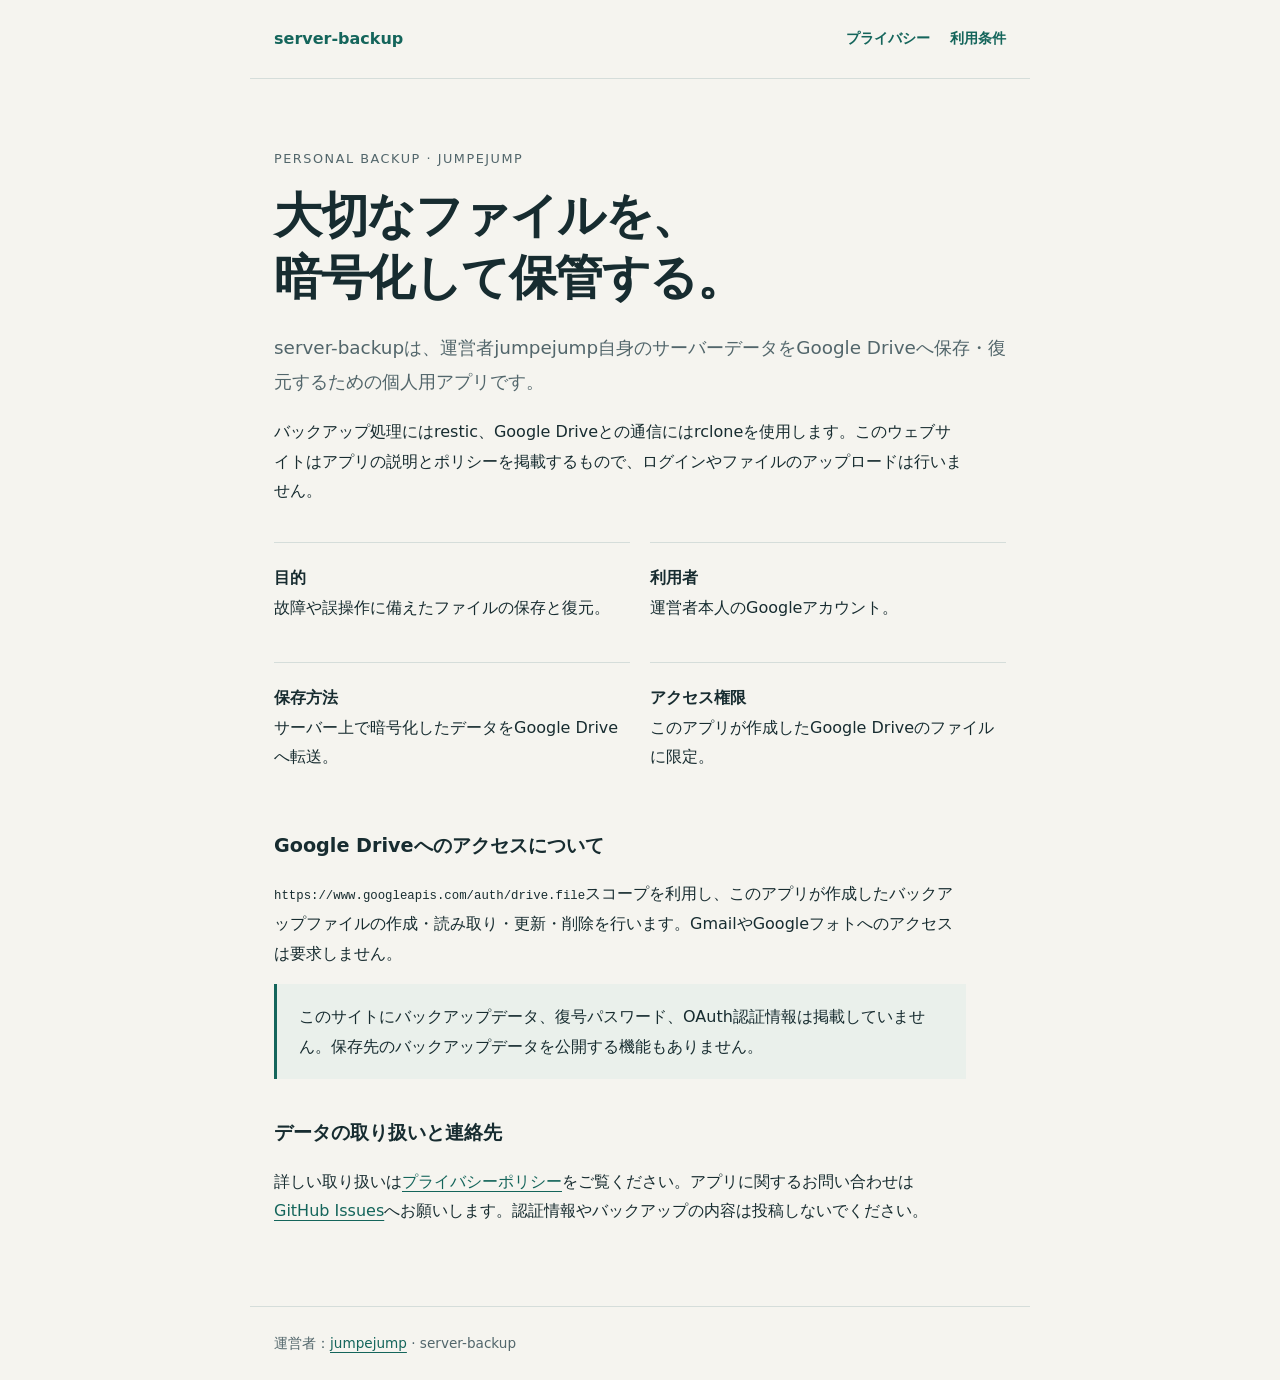
<file: index.html>
<!doctype html>
<html lang="ja">
<head>
<meta charset="utf-8">
<meta name="viewport" content="width=device-width,initial-scale=1">
<meta name="description" content="server-backupは、jumpejumpが個人で利用する暗号化バックアップ用アプリです。Google Driveへのアクセス目的とデータの取り扱いを説明します。">
<title>server-backup — 個人用の暗号化バックアップ</title>
<link rel="stylesheet" href="style.css">
</head>
<body>
<header><a href="./">server-backup</a><nav aria-label="サイト内"><a href="privacy.html">プライバシー</a><a href="terms.html">利用条件</a></nav></header>
<main>
<p class="eyebrow">Personal backup · jumpejump</p>
<h1>大切なファイルを、<br>暗号化して保管する。</h1>
<p class="lead">server-backupは、運営者jumpejump自身のサーバーデータをGoogle Driveへ保存・復元するための個人用アプリです。</p>
<p>バックアップ処理にはrestic、Google Driveとの通信にはrcloneを使用します。このウェブサイトはアプリの説明とポリシーを掲載するもので、ログインやファイルのアップロードは行いません。</p>
<div class="facts"><div><strong>目的</strong>故障や誤操作に備えたファイルの保存と復元。</div><div><strong>利用者</strong>運営者本人のGoogleアカウント。</div><div><strong>保存方法</strong>サーバー上で暗号化したデータをGoogle Driveへ転送。</div><div><strong>アクセス権限</strong>このアプリが作成したGoogle Driveのファイルに限定。</div></div>
<h2>Google Driveへのアクセスについて</h2>
<p><code>https://www.googleapis.com/auth/drive.file</code>スコープを利用し、このアプリが作成したバックアップファイルの作成・読み取り・更新・削除を行います。GmailやGoogleフォトへのアクセスは要求しません。</p>
<p class="note">このサイトにバックアップデータ、復号パスワード、OAuth認証情報は掲載していません。保存先のバックアップデータを公開する機能もありません。</p>
<h2>データの取り扱いと連絡先</h2>
<p>詳しい取り扱いは<a href="privacy.html">プライバシーポリシー</a>をご覧ください。アプリに関するお問い合わせは<a href="https://github.com/jumpejump/server-backup/issues">GitHub Issues</a>へお願いします。認証情報やバックアップの内容は投稿しないでください。</p>
</main>
<footer>運営者：<a href="https://github.com/jumpejump">jumpejump</a> · server-backup</footer>
</body>
</html>
</file>
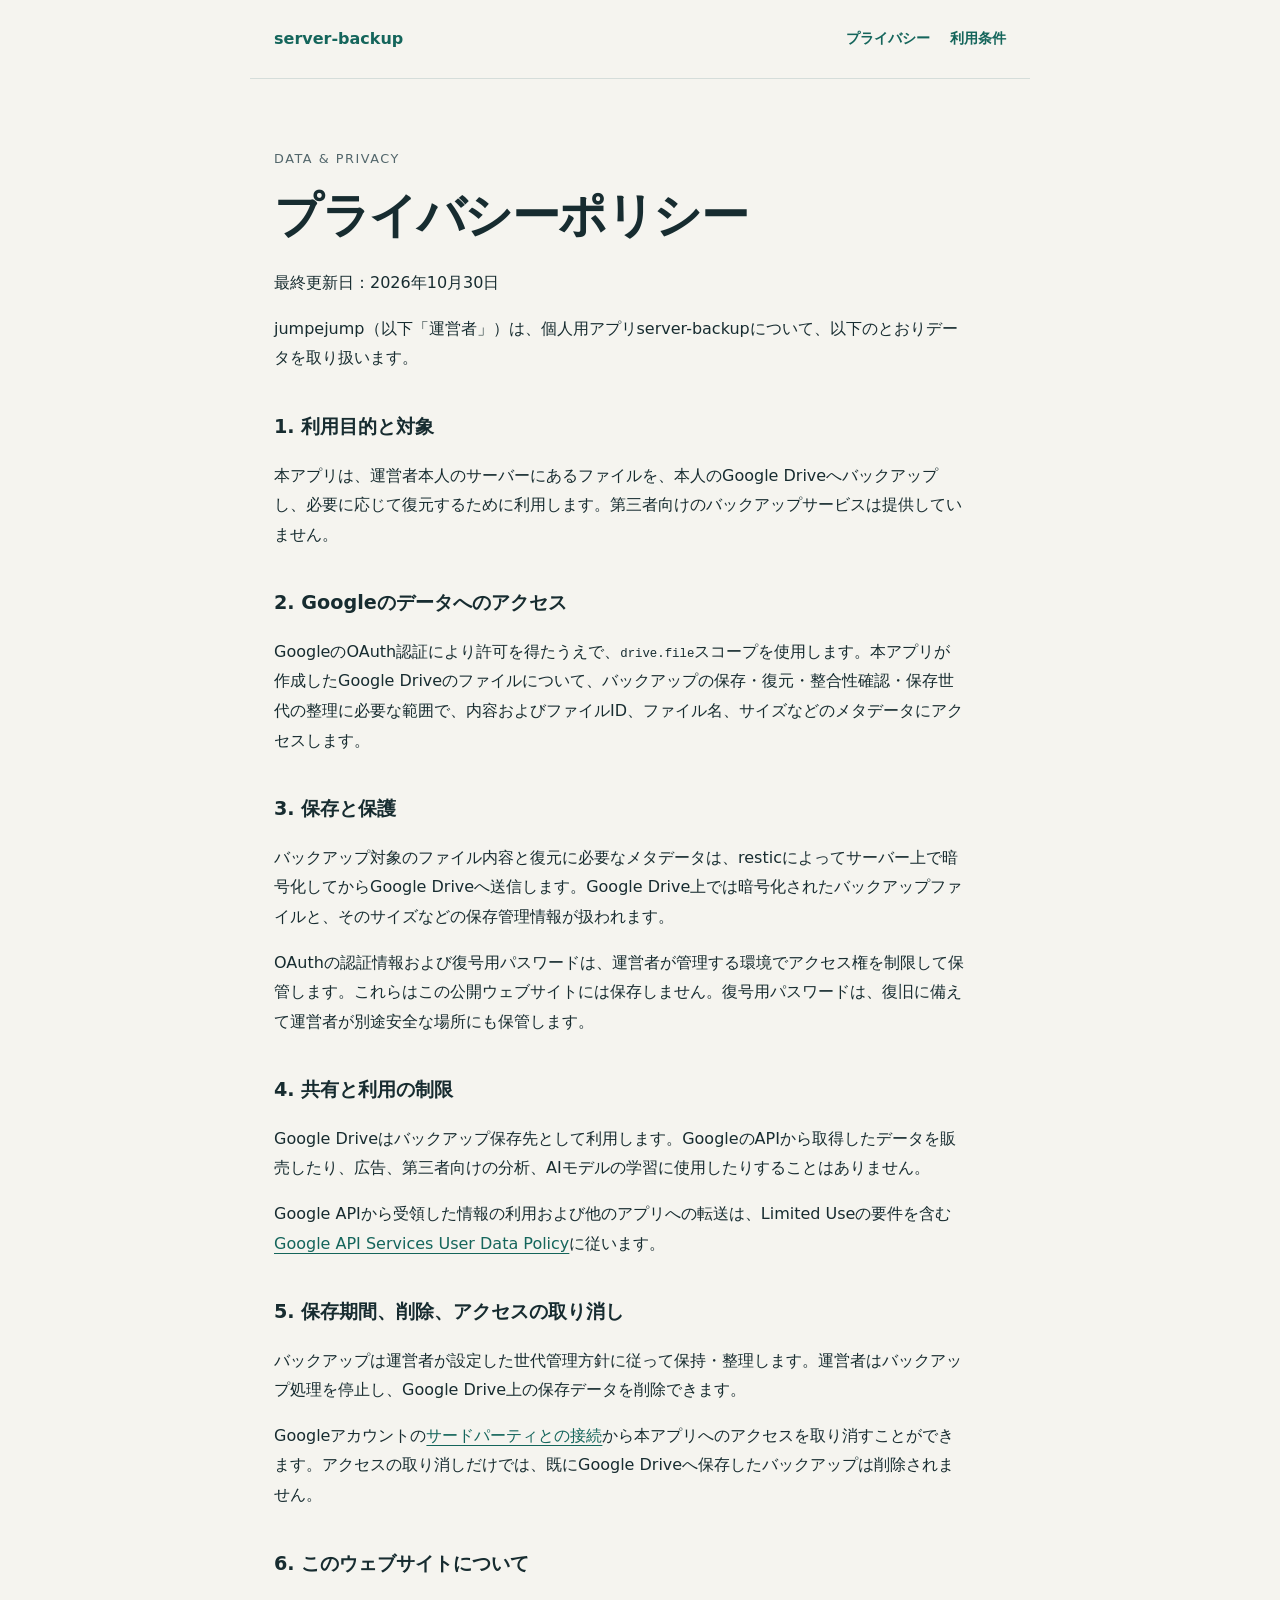
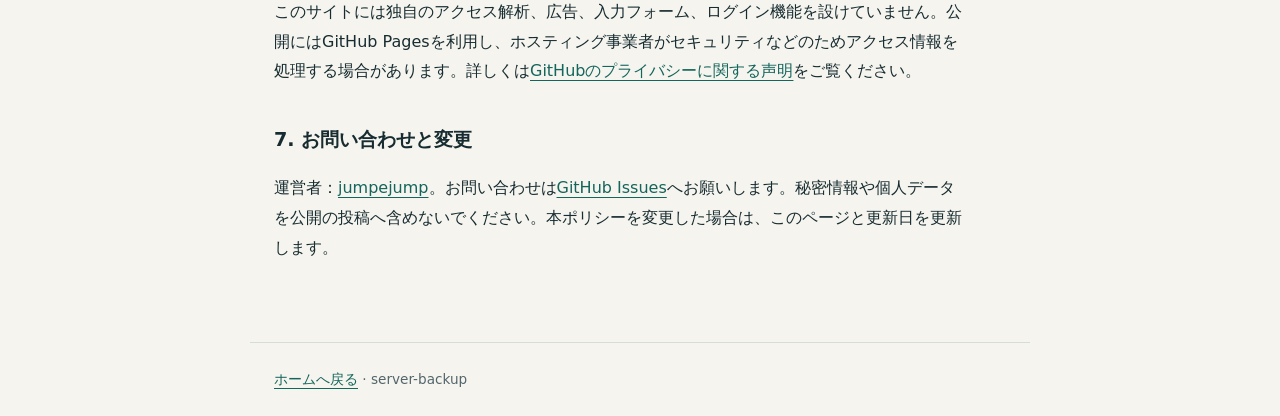
<file: privacy.html>
<!doctype html>
<html lang="ja">
<head>
<meta charset="utf-8">
<meta name="viewport" content="width=device-width,initial-scale=1">
<meta name="description" content="server-backupにおけるGoogle Driveデータ、暗号化バックアップ、認証情報の取り扱い。">
<title>プライバシーポリシー — server-backup</title>
<link rel="stylesheet" href="style.css">
</head>
<body>
<header><a href="./">server-backup</a><nav aria-label="サイト内"><a href="privacy.html" aria-current="page">プライバシー</a><a href="terms.html">利用条件</a></nav></header>
<main>
<p class="eyebrow">Data &amp; privacy</p>
<h1>プライバシーポリシー</h1>
<p>最終更新日：2026年10月30日</p>
<p>jumpejump（以下「運営者」）は、個人用アプリserver-backupについて、以下のとおりデータを取り扱います。</p>
<h2>1. 利用目的と対象</h2>
<p>本アプリは、運営者本人のサーバーにあるファイルを、本人のGoogle Driveへバックアップし、必要に応じて復元するために利用します。第三者向けのバックアップサービスは提供していません。</p>
<h2>2. Googleのデータへのアクセス</h2>
<p>GoogleのOAuth認証により許可を得たうえで、<code>drive.file</code>スコープを使用します。本アプリが作成したGoogle Driveのファイルについて、バックアップの保存・復元・整合性確認・保存世代の整理に必要な範囲で、内容およびファイルID、ファイル名、サイズなどのメタデータにアクセスします。</p>
<h2>3. 保存と保護</h2>
<p>バックアップ対象のファイル内容と復元に必要なメタデータは、resticによってサーバー上で暗号化してからGoogle Driveへ送信します。Google Drive上では暗号化されたバックアップファイルと、そのサイズなどの保存管理情報が扱われます。</p>
<p>OAuthの認証情報および復号用パスワードは、運営者が管理する環境でアクセス権を制限して保管します。これらはこの公開ウェブサイトには保存しません。復号用パスワードは、復旧に備えて運営者が別途安全な場所にも保管します。</p>
<h2>4. 共有と利用の制限</h2>
<p>Google Driveはバックアップ保存先として利用します。GoogleのAPIから取得したデータを販売したり、広告、第三者向けの分析、AIモデルの学習に使用したりすることはありません。</p>
<p>Google APIから受領した情報の利用および他のアプリへの転送は、Limited Useの要件を含む<a href="https://developers.google.com/terms/api-services-user-data-policy">Google API Services User Data Policy</a>に従います。</p>
<h2>5. 保存期間、削除、アクセスの取り消し</h2>
<p>バックアップは運営者が設定した世代管理方針に従って保持・整理します。運営者はバックアップ処理を停止し、Google Drive上の保存データを削除できます。</p>
<p>Googleアカウントの<a href="https://myaccount.google.com/connections">サードパーティとの接続</a>から本アプリへのアクセスを取り消すことができます。アクセスの取り消しだけでは、既にGoogle Driveへ保存したバックアップは削除されません。</p>
<h2>6. このウェブサイトについて</h2>
<p>このサイトには独自のアクセス解析、広告、入力フォーム、ログイン機能を設けていません。公開にはGitHub Pagesを利用し、ホスティング事業者がセキュリティなどのためアクセス情報を処理する場合があります。詳しくは<a href="https://docs.github.com/en/site-policy/privacy-policies/github-general-privacy-statement">GitHubのプライバシーに関する声明</a>をご覧ください。</p>
<h2>7. お問い合わせと変更</h2>
<p>運営者：<a href="https://github.com/jumpejump">jumpejump</a>。お問い合わせは<a href="https://github.com/jumpejump/server-backup/issues">GitHub Issues</a>へお願いします。秘密情報や個人データを公開の投稿へ含めないでください。本ポリシーを変更した場合は、このページと更新日を更新します。</p>
</main>
<footer><a href="./">ホームへ戻る</a> · server-backup</footer>
</body>
</html>
</file>
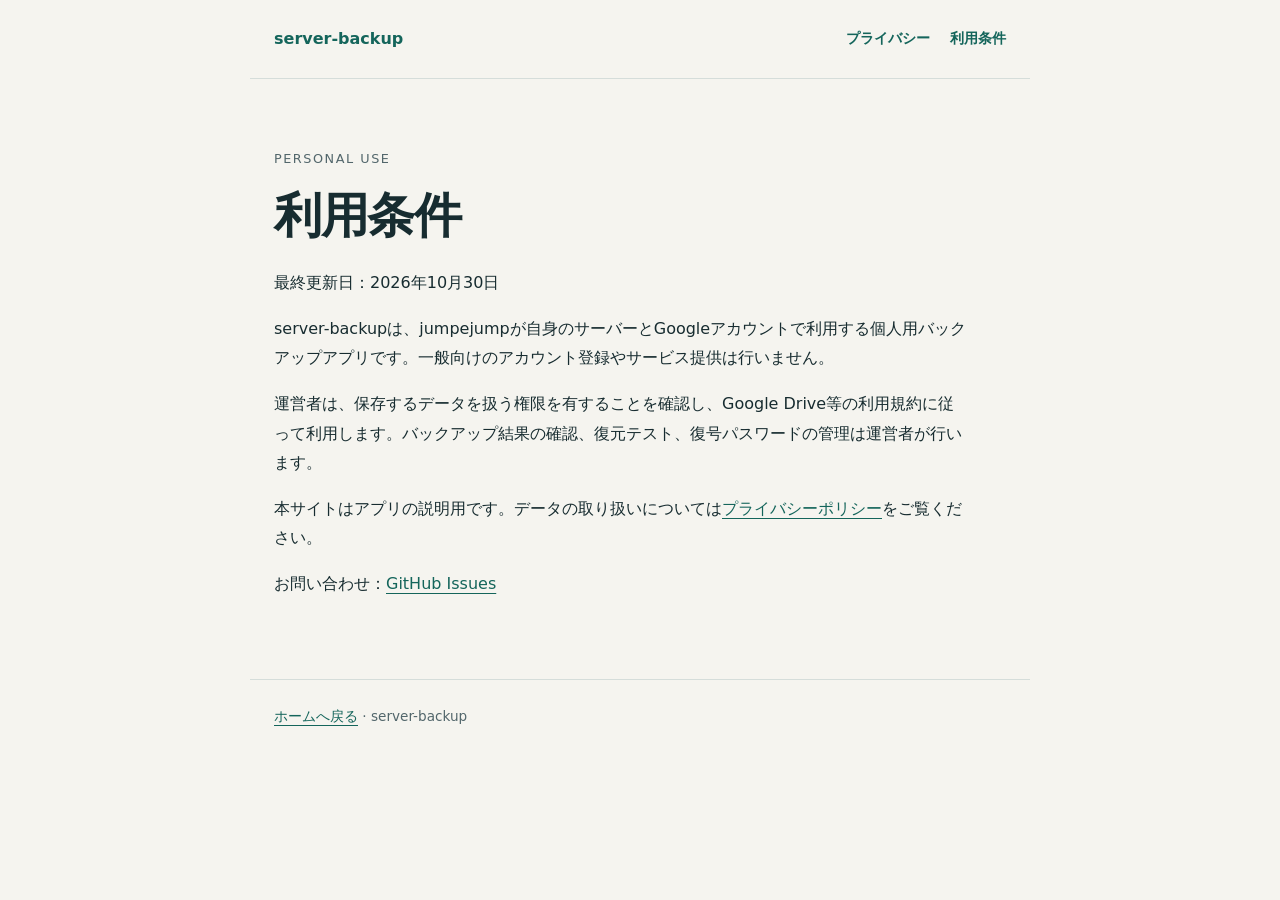
<file: terms.html>
<!doctype html>
<html lang="ja">
<head><meta charset="utf-8"><meta name="viewport" content="width=device-width,initial-scale=1"><title>利用条件 — server-backup</title><link rel="stylesheet" href="style.css"></head>
<body>
<header><a href="./">server-backup</a><nav aria-label="サイト内"><a href="privacy.html">プライバシー</a><a href="terms.html" aria-current="page">利用条件</a></nav></header>
<main><p class="eyebrow">Personal use</p><h1>利用条件</h1><p>最終更新日：2026年10月30日</p><p>server-backupは、jumpejumpが自身のサーバーとGoogleアカウントで利用する個人用バックアップアプリです。一般向けのアカウント登録やサービス提供は行いません。</p><p>運営者は、保存するデータを扱う権限を有することを確認し、Google Drive等の利用規約に従って利用します。バックアップ結果の確認、復元テスト、復号パスワードの管理は運営者が行います。</p><p>本サイトはアプリの説明用です。データの取り扱いについては<a href="privacy.html">プライバシーポリシー</a>をご覧ください。</p><p>お問い合わせ：<a href="https://github.com/jumpejump/server-backup/issues">GitHub Issues</a></p></main>
<footer><a href="./">ホームへ戻る</a> · server-backup</footer>
</body>
</html>
</file>
<file: style.css>
:root{color-scheme:light;--ink:#172c30;--muted:#52666b;--paper:#f5f4ef;--line:#d5ddda;--accent:#14655b}*{box-sizing:border-box}body{margin:0;background:var(--paper);color:var(--ink);font-family:system-ui,-apple-system,BlinkMacSystemFont,"Segoe UI","Noto Sans JP",sans-serif;line-height:1.85}header,main,footer{max-width:780px;margin:auto;padding:24px}header{display:flex;align-items:center;justify-content:space-between;border-bottom:1px solid var(--line);gap:20px}header a{font-weight:650;text-decoration:none}nav{display:flex;gap:20px;font-size:.9rem}a{color:var(--accent);text-underline-offset:4px}main{padding-top:56px;padding-bottom:64px}h1{font-size:clamp(2rem,5vw,3rem);line-height:1.3;letter-spacing:-.03em;margin:12px 0 22px}h2{font-size:1.2rem;margin-top:36px}p,li{max-width:68ch}.eyebrow{font-size:.8rem;text-transform:uppercase;letter-spacing:.12em;color:var(--muted)}.lead{font-size:1.15rem;color:var(--muted)}.note{padding:18px 22px;border-left:3px solid var(--accent);background:#eaf0eb}.facts{display:grid;grid-template-columns:1fr 1fr;gap:20px;margin:36px 0}.facts div{padding:20px 0;border-top:1px solid var(--line)}.facts strong{display:block}footer{font-size:.85rem;color:var(--muted);border-top:1px solid var(--line)}code{overflow-wrap:anywhere;font-size:.95em}@media(max-width:540px){header{align-items:flex-start;flex-direction:column;gap:8px}.facts{grid-template-columns:1fr}main{padding-top:34px}nav{gap:16px}}
</file>
